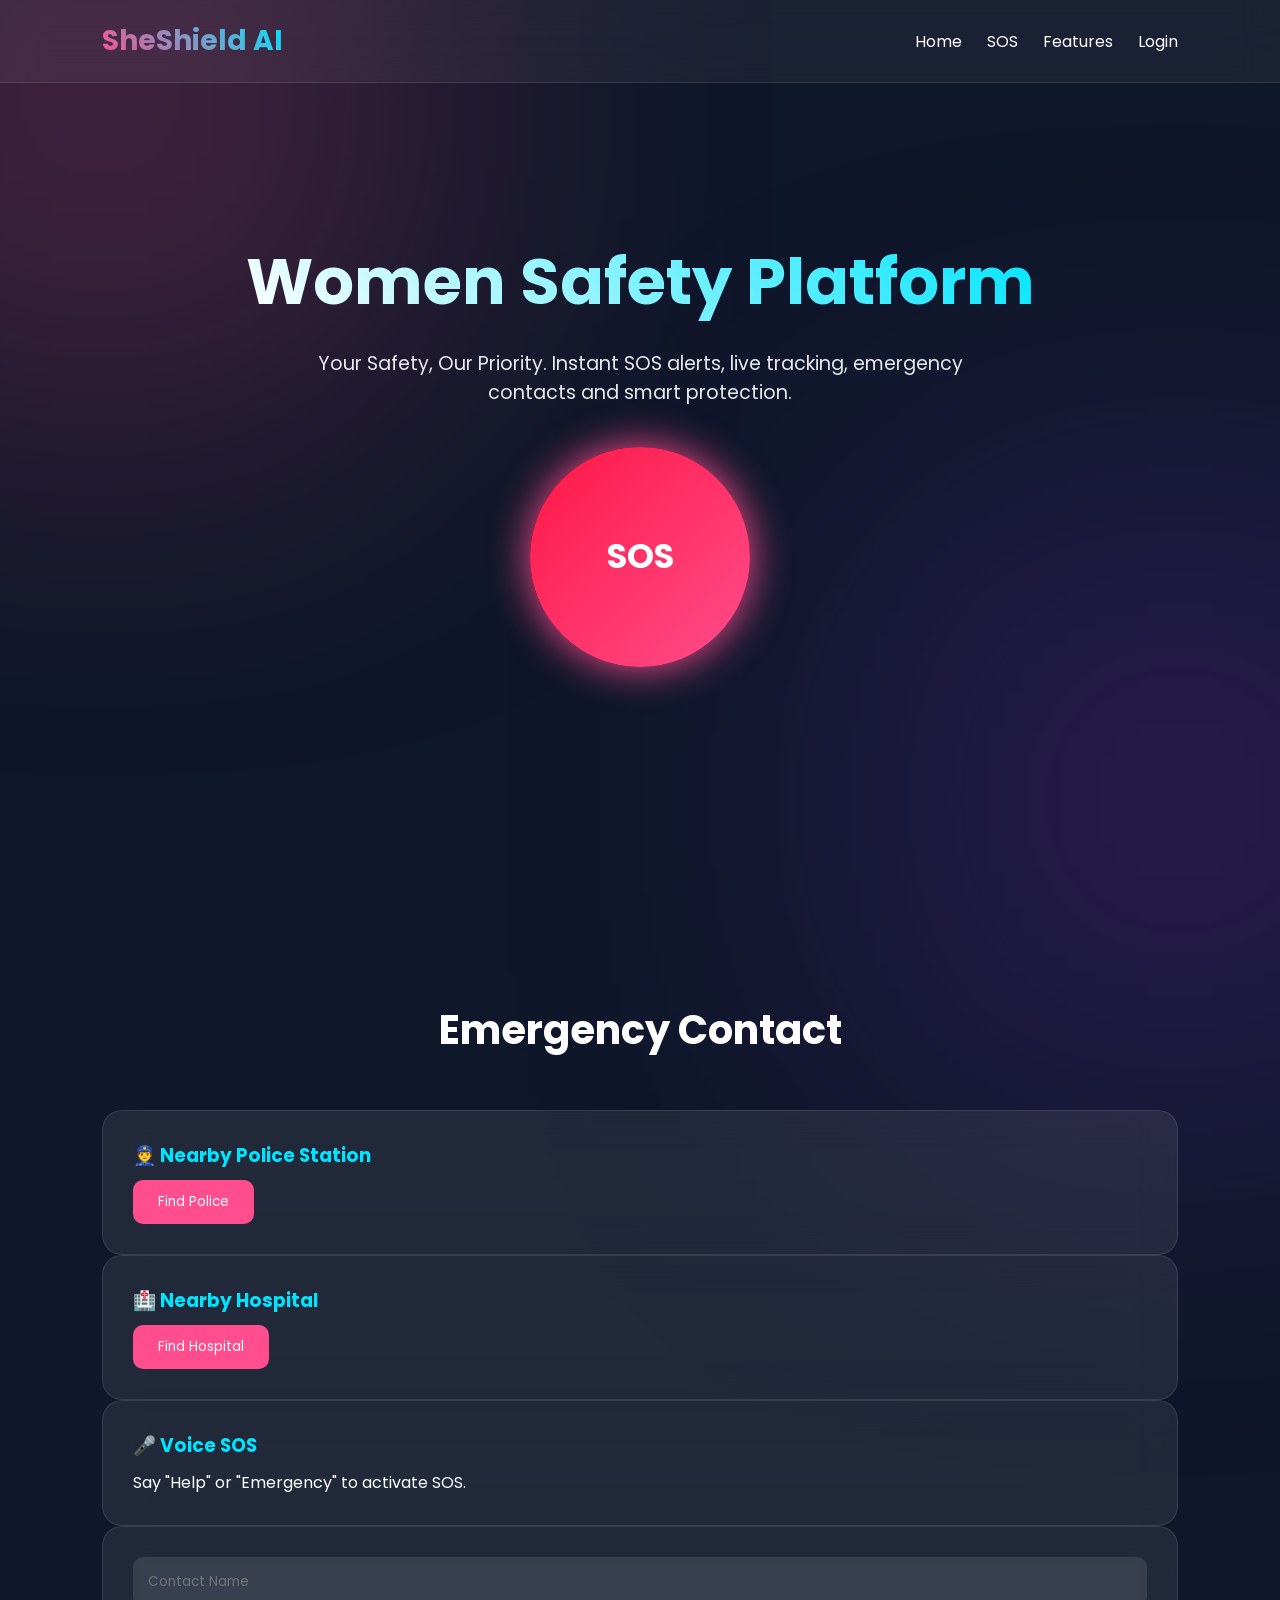
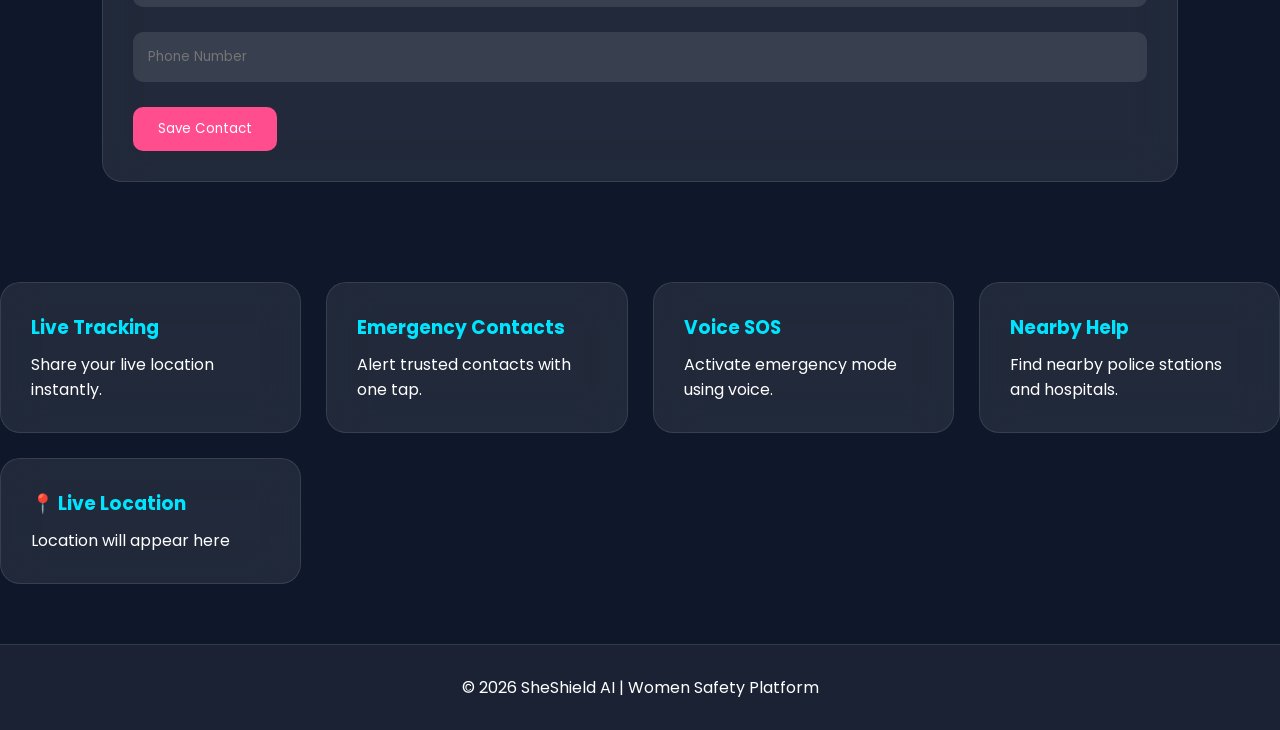
<file: index.html>
<!DOCTYPE html>
<html lang="en">
<head>
<meta charset="UTF-8">
<meta name="viewport" content="width=device-width, initial-scale=1.0">
<title>SheShield AI</title>

<link href="https://fonts.googleapis.com/css2?family=Poppins:wght@300;400;600;700&display=swap" rel="stylesheet">


<link rel="stylesheet" href="style.css">
</head>

<body>

<nav>
<div class="logo">SheShield AI</div>

<ul>
<li><a href="#">Home</a></li>
<li><a href="#">SOS</a></li>
<li><a href="#">Features</a></li>
<li><a href="login.html">Login</a></li>
</ul>
</nav>

<section class="hero">
<div class="hero-content">

<h1>Women Safety Platform</h1>

<p>
Your Safety, Our Priority.
Instant SOS alerts, live tracking,
emergency contacts and smart protection.
</p>

<button class="sos-btn">
SOS
</button>

</div>
</section>

<section class="features">

<h2 class="section-title">Emergency Contact</h2>
<div class="card">
<h3>👮 Nearby Police Station</h3>
<button onclick="findPolice()">
Find Police
</button>
</div>

<div class="card">
<h3>🏥 Nearby Hospital</h3>
<button onclick="findHospital()">
Find Hospital
</button>
</div>
<div class="card">
<h3>🎤 Voice SOS</h3>
<p>
Say "Help" or "Emergency"
to activate SOS.
</p>
</div>
<div class="card">

<input type="text" id="name" placeholder="Contact Name">

<br><br>

<input type="tel" id="phone" placeholder="Phone Number">

<br><br>

<button onclick="saveContact()">
Save Contact
</button>

<p id="saved-contact"></p>

</div>

</section>

<div class="grid">

<div class="card">
<h3>Live Tracking</h3>
<p>Share your live location instantly.</p>
</div>

<div class="card">
<h3>Emergency Contacts</h3>
<p>Alert trusted contacts with one tap.</p>
</div>

<div class="card">
<h3>Voice SOS</h3>
<p>Activate emergency mode using voice.</p>
</div>

<div class="card">
<h3>Nearby Help</h3>
<p>Find nearby police stations and hospitals.</p>
</div>
<div class="card">
<h3>📍 Live Location</h3>
<p id="location-text">Location will appear here</p>
</div>

</div>

</section>

<footer>
© 2026 SheShield AI | Women Safety Platform
</footer>
<script src="script.js"></script>
</body>
</html>
</file>
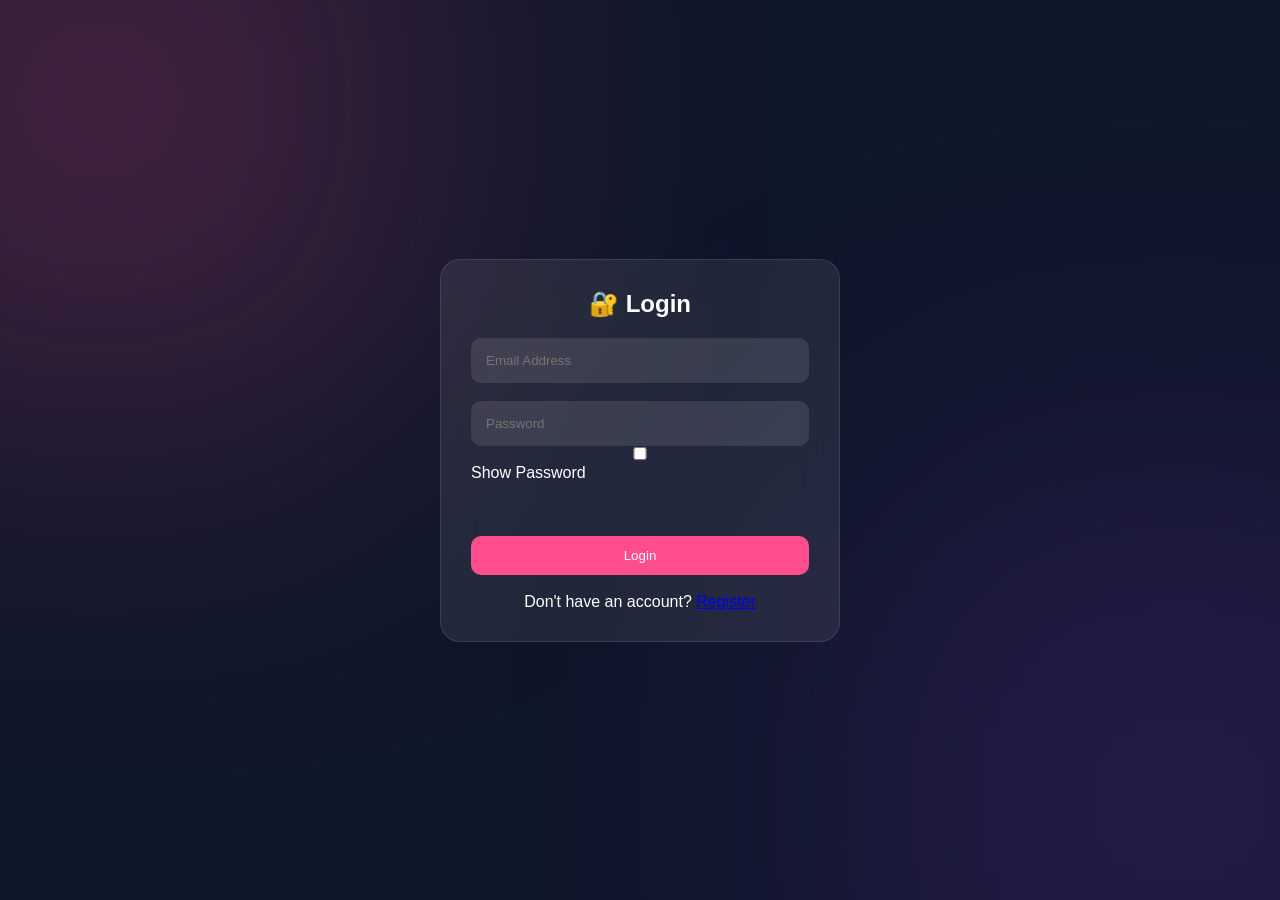
<file: login.html>
<!DOCTYPE html>
<html lang="en">
<head>
<meta charset="UTF-8">
<meta name="viewport" content="width=device-width, initial-scale=1.0">
<title>Login - SheShield AI</title>
<link rel="stylesheet" href="style.css">
</head>
<body>

<div style="
min-height:100vh;
display:flex;
justify-content:center;
align-items:center;
padding:20px;">

<div class="card" style="width:400px;max-width:100%;">

<h2 style="text-align:center;margin-bottom:20px;">
🔐 Login
</h2>

<input type="email"
placeholder="Email Address">

<br><br>

<input type="password"
id="password"
placeholder="Password">
<label style="color:white;">
<input type="checkbox" onclick="togglePassword()">
 Show Password
</label>

<br><br>

<br><br>

<button style="width:100%;" onclick="loginUser()">
Login
</button>

<br><br>

<p style="text-align:center;">
Don't have an account?
<a href="register.html">Register</a>
</p>

</div>

</div>
<script>
function loginUser(){

const email =
document.querySelector('input[type="email"]').value;

const password =
document.querySelector('input[type="password"]').value;

const savedEmail =
localStorage.getItem("email");

const savedPassword =
localStorage.getItem("password");

if(email === savedEmail &&
password === savedPassword){

alert("✅ Login Successful");
window.location.href="index.html";

}else{

alert("❌ Invalid Email or Password");

}

}
</script>
<script>

function togglePassword(){

const password =
document.getElementById("password");

if(password.type === "password"){
password.type = "text";
}else{
password.type = "password";
}

}

</script>
</body>
</html>
</file>
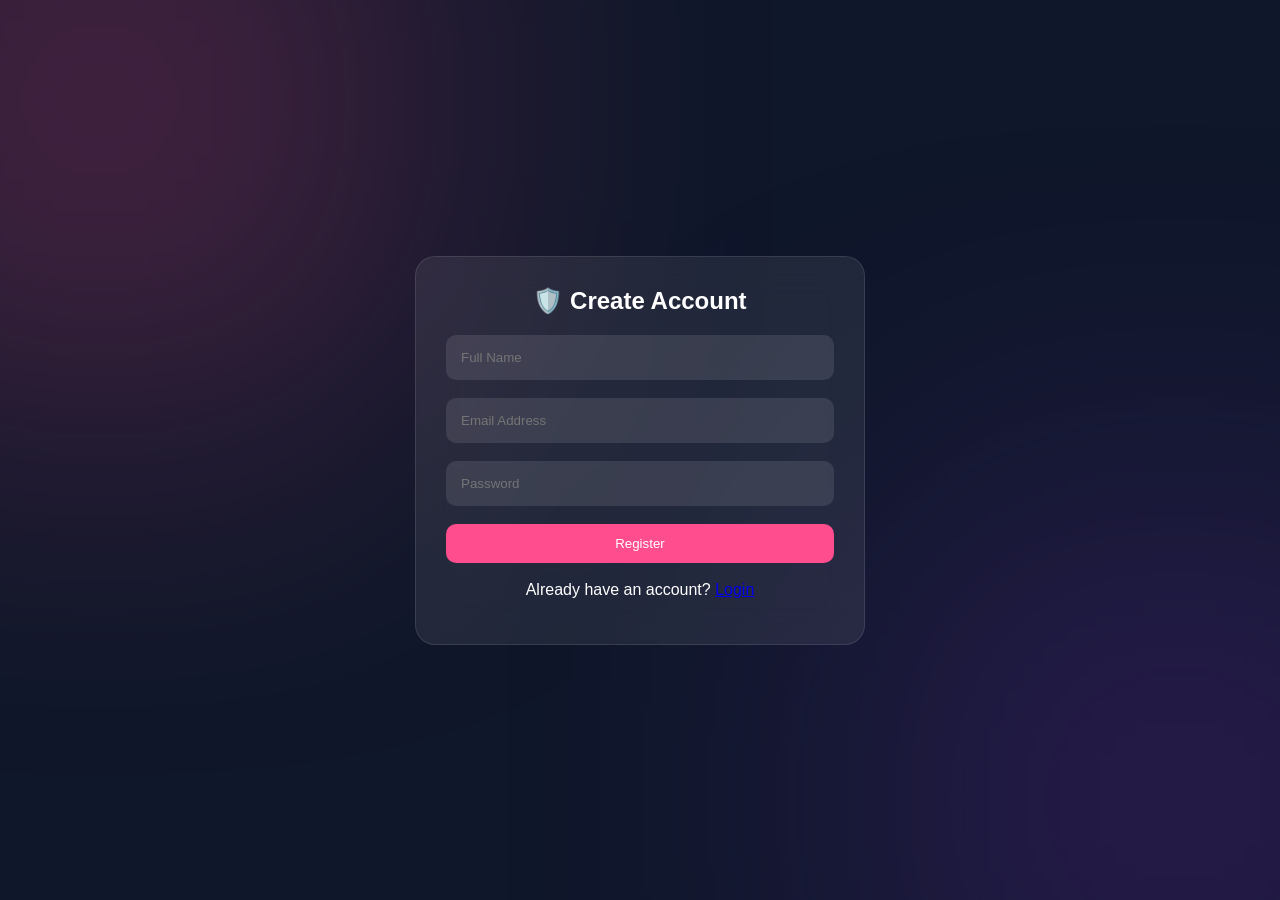
<file: register.html>
<!DOCTYPE html>
<html lang="en">
<head>
<meta charset="UTF-8">
<meta name="viewport" content="width=device-width, initial-scale=1.0">
<title>Register - SheShield AI</title>
<link rel="stylesheet" href="style.css">
</head>
<body>

<div style="
min-height:100vh;
display:flex;
justify-content:center;
align-items:center;
padding:20px;">

<div class="card" style="width:450px;max-width:100%;">

<h2 style="text-align:center;margin-bottom:20px;">
🛡️ Create Account
</h2>

<input type="text" id="username" placeholder="Full Name">

<br><br>

<input type="email" id="email" placeholder="Email Address">

<br><br>

<input type="password" id="password" placeholder="Password">

<br><br>

<button style="width:100%;" onclick="registerUser()">
Register
</button>

<br><br>

<p style="text-align:center;">
Already have an account?
<a href="login.html">Login</a>
</p>

<p id="message" style="text-align:center;margin-top:15px;"></p>

</div>

</div>

<script>
function registerUser(){

const username =
document.getElementById("username").value;

const email =
document.getElementById("email").value;

const password =
document.getElementById("password").value;

localStorage.setItem("username", username);
localStorage.setItem("email", email);
localStorage.setItem("password", password);

document.getElementById("message").innerHTML =
"✅ Registration Successful!";

setTimeout(() => {
window.location.href = "login.html";
},1500);

}
</script>

</body>
</html>
</file>
<file: style.css>
*{
margin:0;
padding:0;
box-sizing:border-box;
font-family:'Poppins',sans-serif;
}

body{
background:#0f172a;
color:white;
overflow-x:hidden;
min-height:100vh;
}

/* Background Glow */
body::before{
content:'';
position:fixed;
width:500px;
height:500px;
background:#ff4d8d;
filter:blur(180px);
top:-150px;
left:-150px;
opacity:.35;
z-index:-1;
}

body::after{
content:'';
position:fixed;
width:500px;
height:500px;
background:#7b2cbf;
filter:blur(180px);
bottom:-150px;
right:-150px;
opacity:.35;
z-index:-1;
}

/* Navbar */
nav{
display:flex;
justify-content:space-between;
align-items:center;
padding:20px 8%;
background:rgba(255,255,255,.05);
backdrop-filter:blur(20px);
position:fixed;
width:100%;
top:0;
z-index:1000;
border-bottom:1px solid rgba(255,255,255,.1);
}

.logo{
font-size:28px;
font-weight:700;
background:linear-gradient(45deg,#ff4d8d,#00e5ff);
-webkit-background-clip:text;
-webkit-text-fill-color:transparent;
}

nav ul{
display:flex;
list-style:none;
gap:25px;
}

nav ul li a{
text-decoration:none;
color:white;
transition:.3s;
}

nav ul li a:hover{
color:#00e5ff;
}

/* Hero */
.hero{
min-height:100vh;
display:flex;
justify-content:center;
align-items:center;
text-align:center;
padding:20px;
}

.hero-content h1{
font-size:4rem;
margin-bottom:20px;
background:linear-gradient(45deg,#fff,#00e5ff);
-webkit-background-clip:text;
-webkit-text-fill-color:transparent;
}

.hero-content p{
font-size:1.2rem;
max-width:700px;
margin:auto;
opacity:.9;
}

/* SOS Button */
.sos-btn{
width:220px;
height:220px;
border-radius:50%;
border:none;
margin-top:40px;
font-size:34px;
font-weight:700;
color:white;
cursor:pointer;
background:linear-gradient(135deg,#ff1744,#ff4d8d);
box-shadow:0 0 40px #ff4d8d;
animation:pulse 2s infinite;
transition:.3s;
}

.sos-btn:hover{
transform:scale(1.08);
}

@keyframes pulse{
0%{
box-shadow:0 0 0 0 rgba(255,77,141,.8);
}
70%{
box-shadow:0 0 0 50px rgba(255,77,141,0);
}
100%{
box-shadow:0 0 0 0 rgba(255,77,141,0);
}
}

/* Features */
.features{
padding:100px 8%;
}

.section-title{
text-align:center;
font-size:2.5rem;
margin-bottom:50px;
}

.grid{
display:grid;
grid-template-columns:repeat(auto-fit,minmax(250px,1fr));
gap:25px;
}

.card{
background:rgba(255,255,255,.08);
backdrop-filter:blur(20px);
padding:30px;
border-radius:20px;
border:1px solid rgba(255,255,255,.1);
transition:.4s;
}

.card:hover{
transform:translateY(-10px);
box-shadow:0 0 25px rgba(0,229,255,.3);
}

.card h3{
margin-bottom:10px;
color:#00e5ff;
}

/* Footer */
footer{
text-align:center;
padding:30px;
background:rgba(255,255,255,.05);
margin-top:60px;
border-top:1px solid rgba(255,255,255,.1);
}

/* Mobile */
@media(max-width:768px){

.hero-content h1{
font-size:2.5rem;
}

.hero-content p{
font-size:1rem;
}

.sos-btn{
width:170px;
height:170px;
font-size:28px;
}

nav{
padding:15px 5%;
}

nav ul{
gap:15px;
font-size:14px;
}

}
input{
width:100%;
padding:15px;
border:none;
outline:none;
border-radius:10px;
background:rgba(255,255,255,.1);
color:white;
}

button{
padding:12px 25px;
border:none;
border-radius:10px;
background:#ff4d8d;
color:white;
cursor:pointer;
}
</file>
